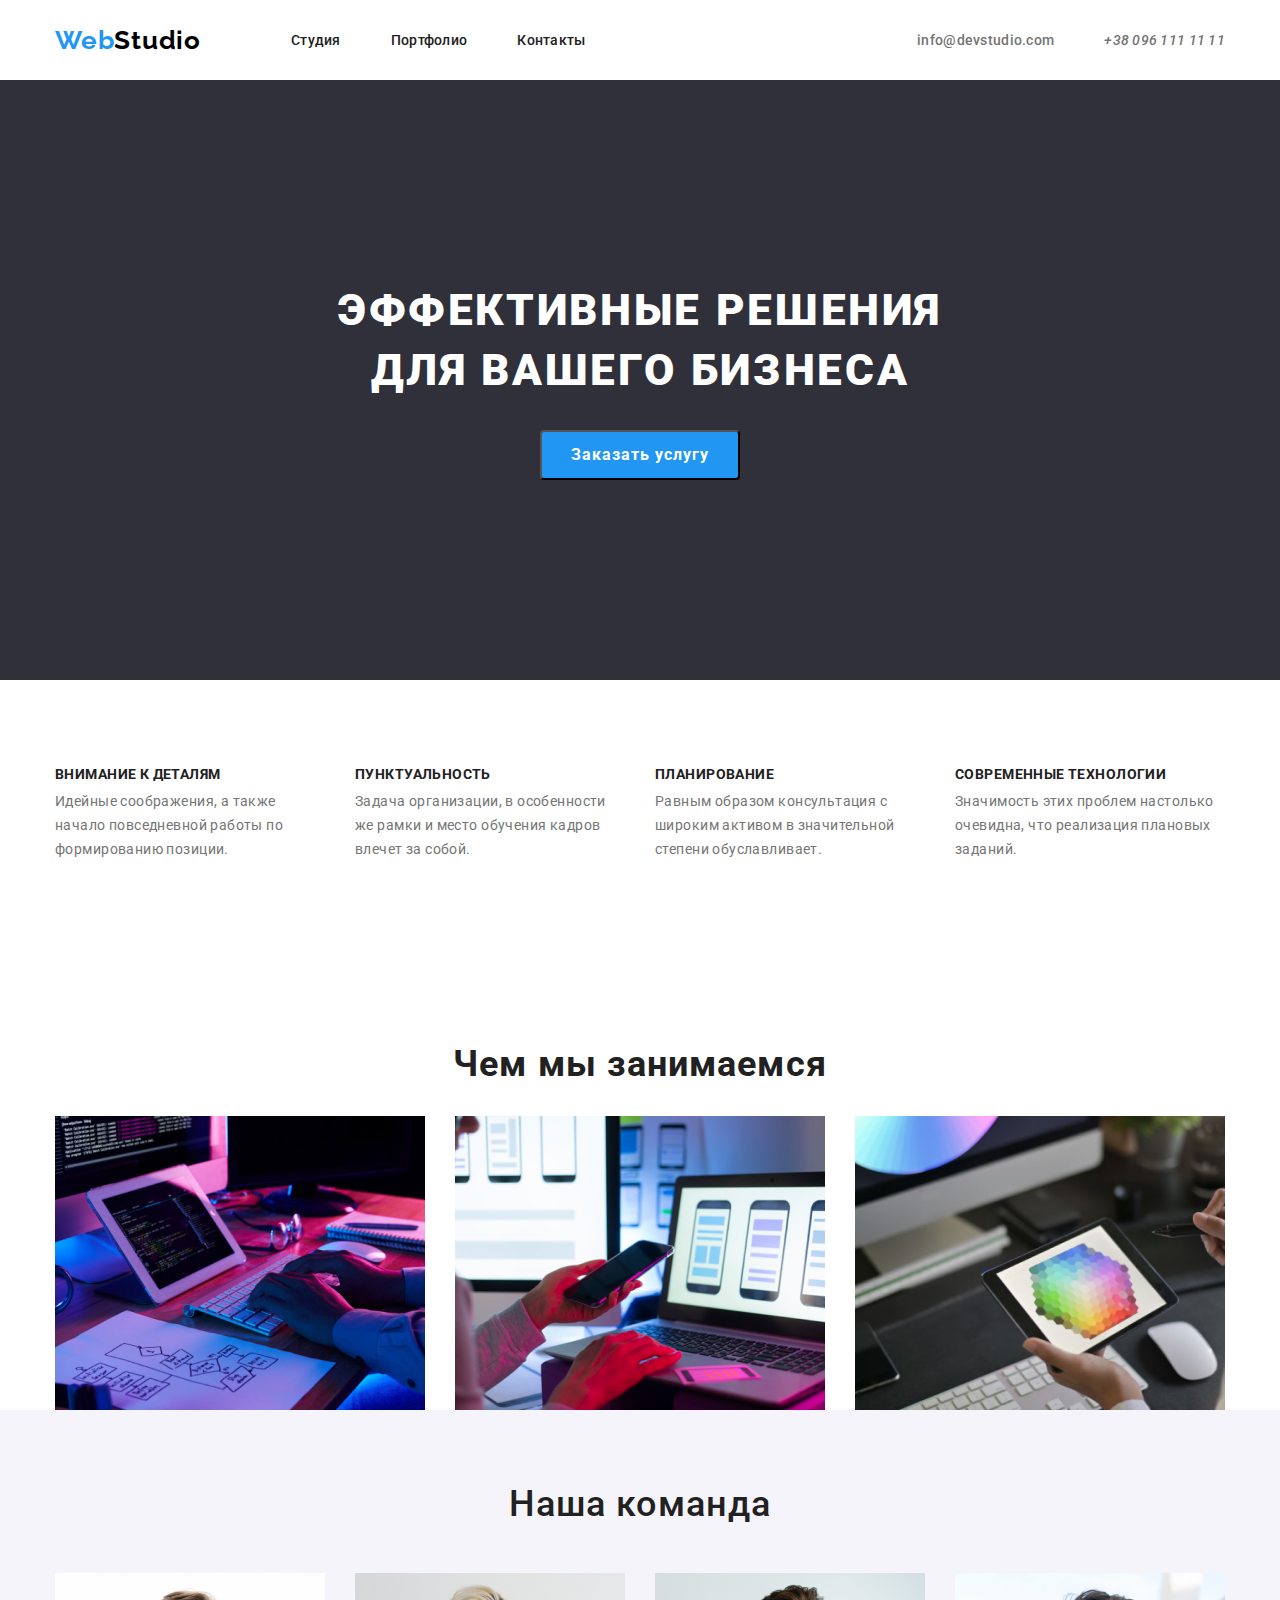
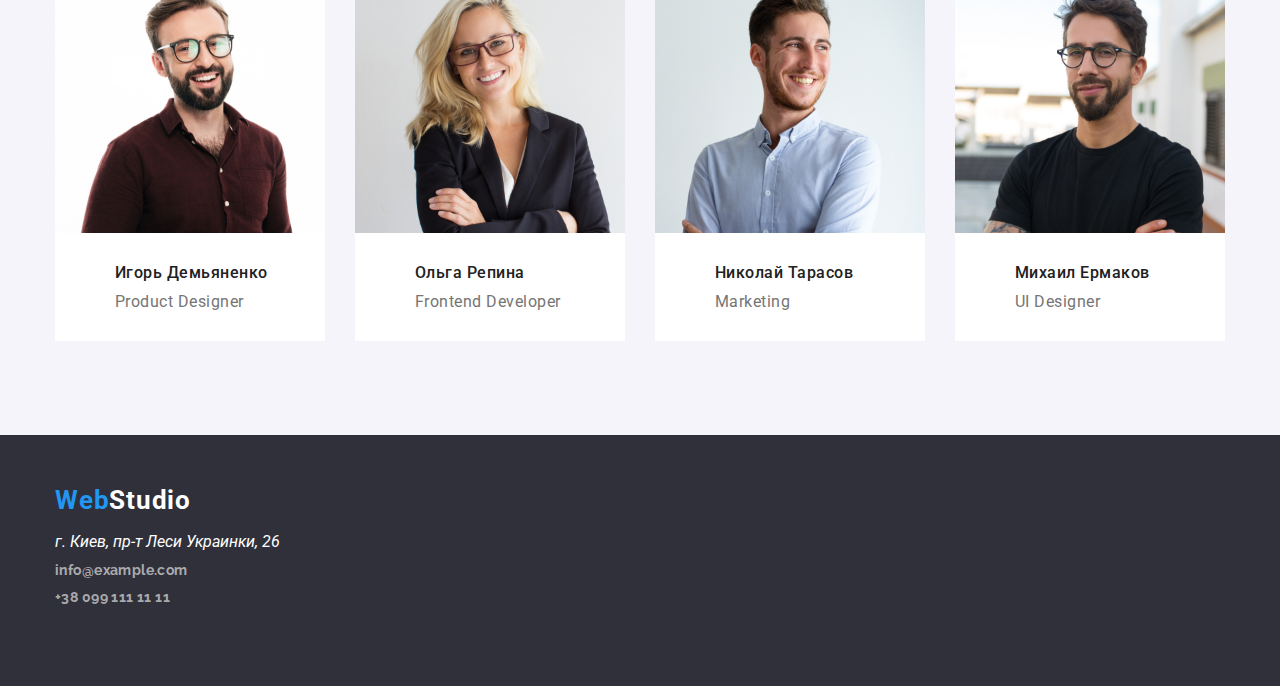
<file: index.html>
<!DOCTYPE html>
<html lang="ru">
  <head>
    <meta charset="UTF-8" />
    <meta name="viewport" content="width=device-width, initial-scale=1.0" />
    <title>Вебстудия</title>
    <link
      rel="stylesheet"
      href="https://cdnjs.cloudflare.com/ajax/libs/modern-normalize/1.0.0/modern-normalize.css"
    />
    <link
      href="https://fonts.googleapis.com/css2?family=Raleway:wght@700&family=Roboto:wght@400;500;700;900&display=swap"
      rel="stylesheet"
    />
    <link rel="stylesheet" href="./css/styles.css" />
  </head>

  <body>
    <!-- HEADER -->
    
    <header class="header">
      <div class="container">
        <nav class="navigation">
          <a class="header-logo" lang="en">Web<span class="accent">Studio</span></a>
          <ul class="navigation-list list">
            <li class="navigation-list-item">
              <a class="navigation-list-link link" href="">Студия</a>
            </li>
            <li class="navigation-list-item">
              <a class="navigation-list-link link"
                href="./portfolio.html"
                target=" blank"
                >Портфолио</a>
            </li>
            <li class="navigation-list-item">
              <a class="navigation-list-link link" href="">Контакты</a>
            </li>
          </ul>
        </nav>
        <address class="address">
          <a class="header-mail-link link" href="emeilto:info@devstudio.com"
            >info@devstudio.com</a>
        </address>
        <address>
          <a class="header-tel-link link" href="tel:+380961111111">+38 096 111 11 11</a
          >
        </address>
      </div>
      
    </header>

    <!-- HERO -->
    
      <section class="hero">
        <div class="container">
          
          <h1 class="hero-title">Эффективные решения<br>для вашего бизнеса</h1>
          
          <div class="hero-button">
            <button class="button" type="button">Заказать услугу</button>
          </div>
        </div>
      </section>
    

    <!-- SERVICES -->
    <div class="container">
    
      <section class="section">
        <ul class="services list">
          <li class="services-item">
            <h2 class="services-title list">Внимание к деталям</h2>
            <p class="services-subtitle">
            Идейные соображения, а также начало повседневной работы по
            формированию позиции.
            </p>
          </li>
          <li class="services-item">
            <h2 class="services-title list">Пунктуальность</h2>
            <p class="services-subtitle" >
            Задача организации, в особенности же рамки и место обучения кадров
            влечет за собой.
            </p>
          </li>
          <li class="services-item">
            <h2 class="services-title">Планирование</h2>
            <p class="services-subtitle">
            Равным образом консультация с широким активом в значительной степени
            обуславливает.
            </p>
          </li>
          <li class="services-item">
            <h2 class="services-title">Современные технологии</h2>
            <p class="services-subtitle">
            Значимость этих проблем настолько очевидна, что реализация плановых
            заданий.
            </p>
          </li>
        </ul>
      </section>
    </div>

    <!-- ABOUT US -->
  <section class="about">
    <div class="container"> 
    
      <h2 class="heading-title">Чем мы занимаемся</h2>
      <ul class="heading-box">
        <li class="heading list">
          <img src="./img/foto1.jpg" alt="человек печатает" width="370" height="294"/>
        </li>
        <li class="heading list">
          <img src="./img/foto2.jpg" alt="телефон в руках" width="370" height="294"/>
        </li>
        <li class="heading list">
          <img src="./img/foto3.jpg" alt="планшет в руках" width="370" height="294"/>
        </li>
      </ul>
    </div>
  </section>
 
   
    <!-- COMMAND -->
    <section class="command">
      <div class="container">
        <h2 class="command-title">Наша команда</h2>
        <div class="dream-team"> 
          <div class="team">
            <img class="team-img" src="./img/foto4.jpg" alt="Игорь Демьяненко" width="270" height="260"/>
            <div class="team-card">
              <h3 class="command-list-name">Игорь Демьяненко</h3>
              <p class="position" lang="en">Product Designer</p>
            </div>
          </div>
          <div class="team">
            <img class="team-img" src="./img/foto5.jpg" alt="Ольга Репина" width="270" height="260" />
            <div class="team-card">
              <h3 class="command-list-name">Ольга Репина</h3>
              <p class="position" lang="en">Frontend Developer</p>
            </div> 
          </div>
          <div class="team">
            <img class="team-img" src="./img/foto6.jpg" alt="Николай Тарасов" width="270" height="260" />
            <div class="team-card">
              <h3 class="command-list-name">Николай Тарасов</h3> 
              <p class="position" lang="en">Marketing</p>
            </div>
          </div>
          <div class="team">
            <img class="team-img" src="./img/foto7.jpg" alt="Михаил Ермаков" width="270" height="260"/>
            <div class="team-card">
              <h3 class="command-list-name">Михаил Ермаков</h3>
              <p class="position" lang="en">UI Designer</p>
            </div>
          </div>
        </div>
        
      </div>
    </section>
    
     

    <!-- FOOTER -->

    <footer class="footer">
      <div class="container">
        <a class="footer-logo link" lang="en" href="./index.html">Web<span class="footer-accent">Studio</span></a>
        <div class="footer-address">
          <address class="contact-address">
           <a class="footer-contact-item link" href="г.Киев,пр-тЛесиУкраинки,26">г. Киев, пр-т Леси Украинки, 26</a>
          </address>
          <address class="contact-email">
           <a class="footer-contact link" href="emailto:info@example.com">info@example.com</a
          >
          </address>
           <address class="contact-tel">
          <a class="footer-contact link" href="tel:+380991111111">+38 099 111 11 11</a>
          </address>
        </div>
      </div>
     
    </footer>  
  </body>
</html>
</file>
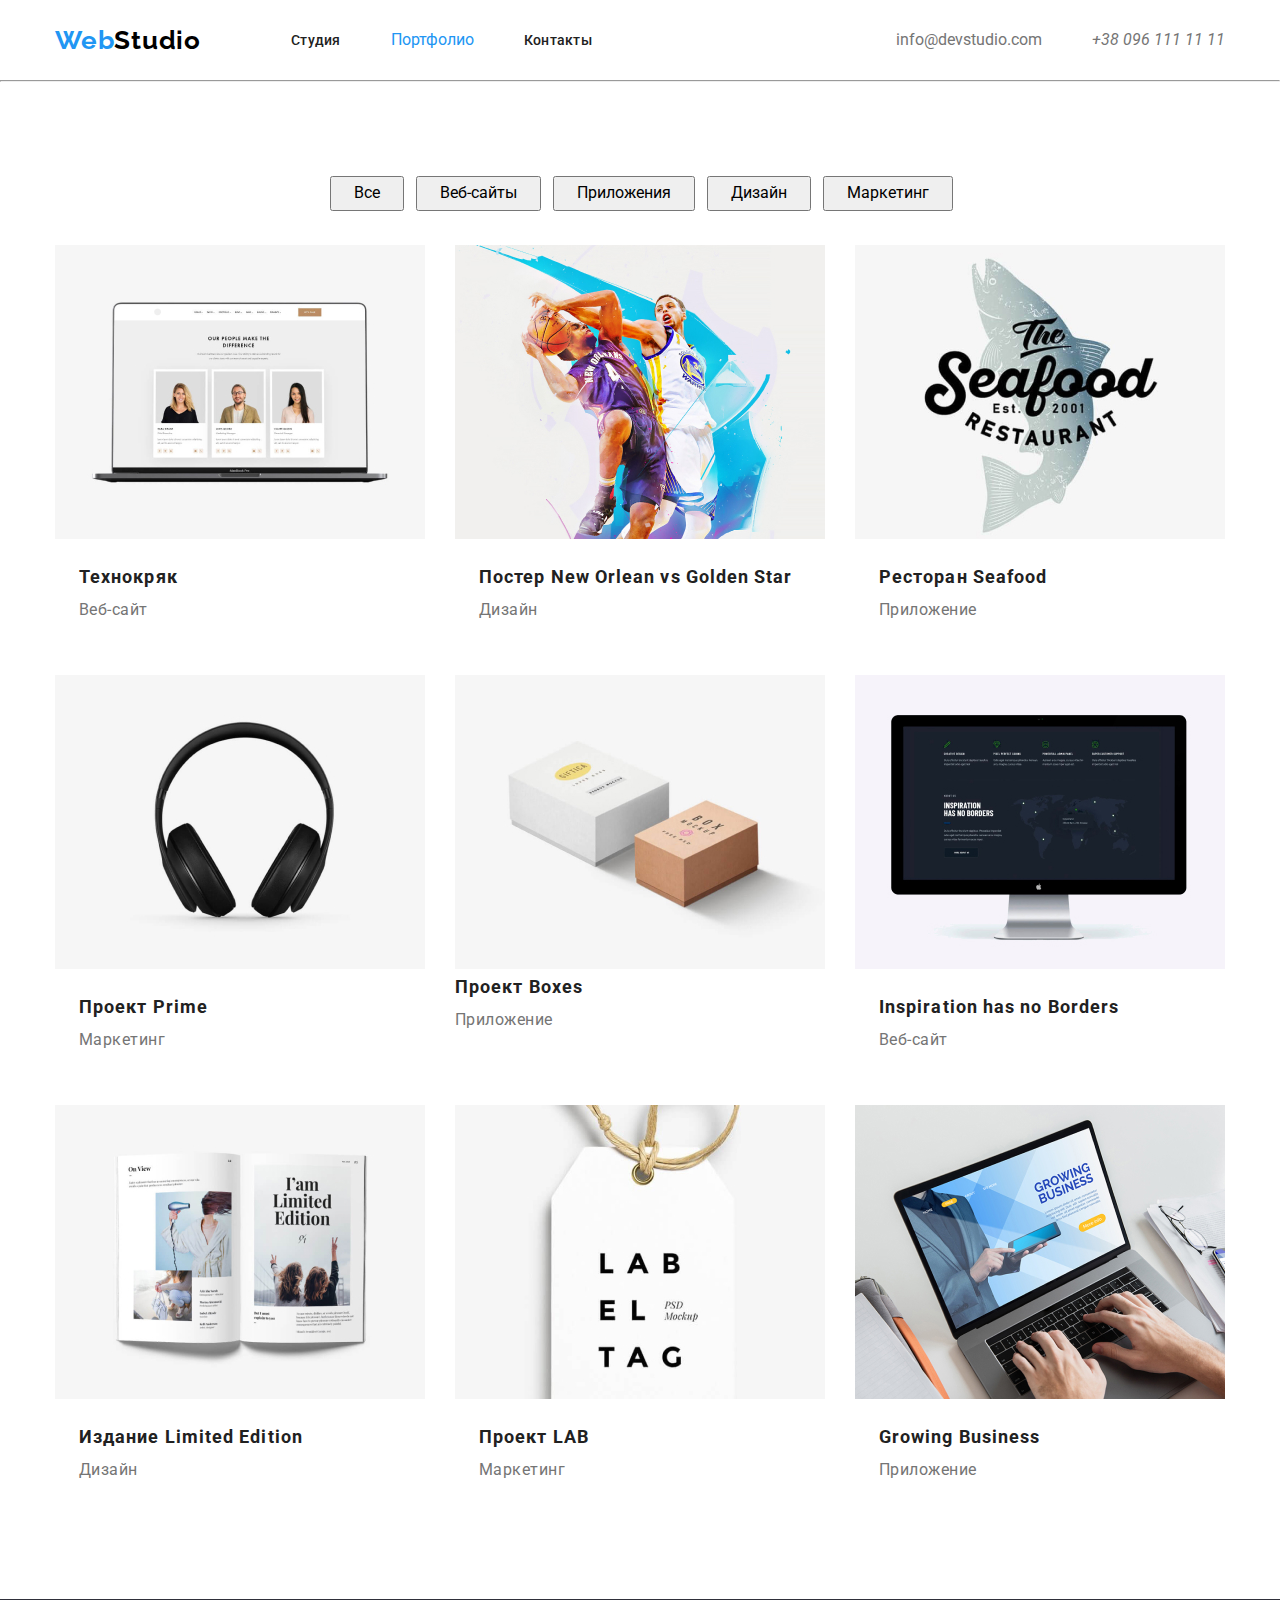
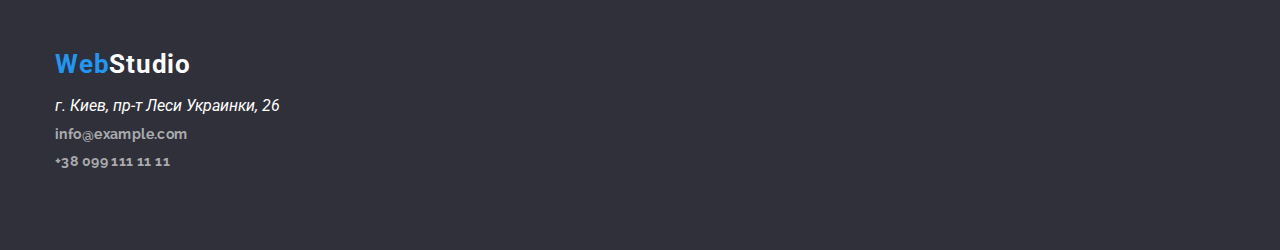
<file: portfolio.html>
<!DOCTYPE html>
<html lang="ru">
  <head>
    <meta charset="UTF-8" />
    <meta name="viewport" content="width=device-width, initial-scale=1.0" />
    <title>Портфолио</title>
    <link
      rel="stylesheet"
      href="https://cdnjs.cloudflare.com/ajax/libs/modern-normalize/1.0.0/modern-normalize.css"
    />
    <link
      href="https://fonts.googleapis.com/css2?family=Raleway:wght@700&family=Roboto:wght@400;700&display=swap"
      rel="stylesheet"
    />
    <link rel="stylesheet" href="./css/styles.css" />
  </head>

  <body>
    <!-- Header -->
    <header class="header">
      <div class="container">
        <nav class="navigation">
          <a class="header-logo link" lang="en" href="./index.html">Web<span class="accent">Studio</span></a>
          <ul class="navigation-list list">
            <li class="navigation-list-item">
              <a class="navigation-list-link link" href="">Студия</a>
            </li>
            <li class="navigation-list-item">
              <a class="navigation-portfolio-list-link link" href="">Портфолио</a>
            </li>
            <li class="navigation-list-item">
              <a class="navigation-list-link link" href="">Контакты</a>
            </li>
          </ul>
        </nav>
        <address class="address">
          <a class="header-portfolio-mail-link link" href="emeilto:info@devstudio.com">info@devstudio.com</a>
        </address>
        <address>
          <a class="header-portfolio-tel-link link" href="tel:+380961111111">+38 096 111 11 11</a>
        </address> 
       
      </div>  
    </header>

    <!-- GALLERY-->
    <main class="main">
      <hr>
      <div class="container">
        <h1 hidden>Portfolio</h1>
        <div class="filter">
         <button class="modal-btn link" type="button">Все</button>
         <button class="modal-btn link" type="button">Веб-сайты</button>
         <button class="modal-btn link" type="button">Приложения</button>
         <button class="modal-btn link" type="button">Дизайн</button>
         <button class="modal-btn link" type="button">Маркетинг</button>
        </div>
        <section class="project">
          <div class="croup">
            <img class="section-img" src="./img/project1.jpg" alt="ноутбук" width="370" height="294"/>
            <div class="project-item">
              <h2 class="project-title">Технокряк</h2>
              <p class="project-subtitle">Веб-сайт</p>
            </div>
          </div>
          <div class="croup">
            <img class="section-img" src="./img/project2.jpg" alt="два баскетболиста" width="370" height="294"/>
              <div class="project-item">
                <h2 class="project-title">Постер New Orlean vs Golden Star</h2>
                <p class="project-subtitle">Дизайн</p>
              </div>
          </div>
          <div class="croup">
            <img class="section-img" src="./img/project3.jpg" alt="название ресторана" width="370" height="294"/>
            <div class="project-item">
              <h2 class="project-title">Ресторан Seafood</h2>
              <p class="project-subtitle">Приложение</p>
            </div>
          </div>
          <div class="croup">
            <img class="section-img" src="./img/project4.jpg" alt="наушники" width="370" height="294"/>
              <div class="project-item">
                <h2 class="project-title">Проект Prime</h2>
                <p class="project-subtitle">Маркетинг</p>
              </div>
          </div>
          <div class="croup">
              <img class="section-img" src="./img/project5.jpg" alt="бокс" width="370" height="294"/>
              <div cllass="project-item">
                <h2 class="project-title">Проект Boxes</h2>
                <p class="project-subtitle">Приложение</p>
              </div>
          </div>
          <div class="croup">
            <img class="section-img" src="./img/project6.jpg" alt="монитор" width="370" height="294"/>
            <div class="project-item">
              <h2 class="project-title">Inspiration has no Borders</h2>
              <p class="project-subtitle">Веб-сайт</p>
            </div>
          </div>
          <div class="croup">
            <img class="section-img" src="./img/project7.jpg" alt="журнал" width="370" height="294"/>
            <div class="project-item">
              <h2 class="project-title">Издание Limited Edition</h2>
              <p class="project-subtitle">Дизайн</p>
            </div>
          </div>
          <div class="croup">
            <img class=" section-img" src="./img/project8.jpg" alt="проэкт LAB" width="370" height="294"/>
            <div class="project-item">
              <h2 class="project-title">Проект LAB</h2>
              <p class="project-subtitle">Маркетинг</p>
            </div>
          </div>
          <div class="croup">
            <img class="section-img" src="./img/project9.jpg" alt="человек пичатает на ноутбуке" width="370" height="294"/>
            <div class="project-item">
             <h2 class="project-title">Growing Business</h2>
             <p class="project-subtitle">Приложение</p>
            </div>
          </div>
        </section> 
      </div>
      
    </main>
    
    <!-- FOOTER-->

    <footer class="footer">
      <div class="container">
        <a class="footer-logo link" lang="en" href="./index.html">Web<span class="footer-accent">Studio</span></a>
        <div class="footer-address">
          <address class="contact-address">
           <a class="footer-contact-item link" href="г.Киев,пр-тЛесиУкраинки,26">г. Киев, пр-т Леси Украинки, 26</a>
          </address>
          <address class="contact-email">
           <a class="footer-contact link" href="emailto:info@example.com">info@example.com</a
          >
          </address>
           <address class="contact-tel">
          <a class="footer-contact link" href="tel:+380991111111">+38 099 111 11 11</a>
          </address>
        </div>
      </div>
     
    </footer>  
  </body>
</html>
</file>
<file: css/styles.css>
:root {
    --accent-color: #2196F3;
    --title-color:  #212121;
    --subtitle-color:  #757575; 
    --main-font: "Roboto", sans-serif;
    --secondary-font: "Raleway", sans-serif;
    
  }

  *,
  *::before,
  *::after {
    margin: 0;
    padding: 0;
  }  

  body {
    font-family: "Roboto", sans-serif;
    font-style: normal;
  }
  
  .list {
    list-style: none;
  }
  
  .link {
    text-decoration: none;
  }
  
  .address {
    font-style: normal;
  }
   
  img {
    display: block;
  }
  
  .container {
    width: 1200px;
    padding: 0 15px;
    margin: 0 auto;
  }

    /*=======  HERO =====*/
  .hero-button {
    margin-top: 30px;
    padding-left: 485px;
    padding-right: 485px;
    padding-bottom: 200px;
  }
  
  
  .hero {
    background: #2F303A;;
  }
  .hero-title {
    padding-top: 200px;
 
  }
  .hero-title {
    font-weight: 900;
    font-size: 44px;
    line-height: 60px;
    /* or 136% */
    letter-spacing: 0.06em;
    text-transform: uppercase;
    text-align: center;
    color: #FFFFFF;;
  }

  .button {
   font-family: var(--main-font);
   font-style: normal;
   font-weight: 700;
   font-size: 16px;
   line-height: 1.875px;
   /* identical to box height, or 187% */
   letter-spacing: 0.06em;
   align-items: center;
   text-align: center;
   padding-top: 10px;
   
   padding-bottom: 10px;
   width: 200px;
   height: 50px;
   border-radius: 4px;
  
  }
  
  .button { 
    color: #ffffff;
    background-color: var(--accent-color)
  }
  /*======= END  HERO =====*/
    
  /*======== HEADER======*/
    
  .header {
    padding: 31px 0;
  }
     
  .header .container {
    display: flex;
    align-items: center;
  }

  .navigation {
    display: flex;
    align-items: center;
  }

  .navigation-list {
    display: flex;
  }

  .header-logo {
    font-family: var( --secondary-font);
    font-style: normal;  
    font-weight: 700;
    font-size: 26px;
    line-height: 1.192px;
    /*identical to box height */
    letter-spacing: 0.03em;
    color: var(--accent-color);
  } 

  .header-logo {
    margin-right: 90px;
  }

  .accent {
   color:  #000000;
  }
  
  .navigation-list-item:not(:last-child) {
    margin-right: 50px;
  }

  .header .address {
    margin-left: auto;
    margin-right: 50px;
  }

  .navigation-list-link {
    font-weight: 500;
    font-size: 14px;
    line-height: 1.143px;
    letter-spacing: 0.02em;
    color: var(--title-color);
  }
  
  .header-mail-link,
  .header-tel-link {
    font-weight: 500;
    font-size: 14px;
    line-height: 1.143px;
    letter-spacing: 0.02em;
    color: var(--subtitle-color);
  }
  .navigation-list-link:hover,
  .navigation-list-link:focus {
    color: var(--accent-color);
  }
  
  .navigation-portfolio-list-link {
    color: var(--accent-color);
  }
  
  .header-mail-link:hover,
  .header-mail-link:focus {
    color: var(--accent-color);
  }
  
  .header-tel-link:hover,
  .header-tel-link:focus {
    color: var(--accent-color);
  }
  
  .header-portfolio-mail-link,
  .header-portfolio-tel-link {
    color:  var(--subtitle-color);
  }
  
    /*======== END HEADER======*/
    
    /*======== SERVICES  ======*/
   
  .services {
    display: flex;
   padding-top: 94px; 
  }
  
  .services-item:not(:last-child) {
    margin-right: 30px;
   
  }
  
  .services-title {
    font-weight: 700;
    font-size: 14px;
    line-height: 1.143px;
    letter-spacing: 0.03em;
    text-transform: uppercase;
    color: var(--title-color);
    width: 270px;
    height: 16px;
    
  }
  
  .services-subtitle  {
    font-weight: 400;
    font-size: 14px;
    line-height: 1.714;
    letter-spacing: 0.03em;
    color: var(--subtitle-color);
    width: 270px;
    height: 75px;
  }

    /*======== END SERVICES  ======*/

    /*======== ABOUT US  ======*/
  .heading-box {
    display: flex;
    justify-content: space-between;
    
  }
   
  .heading-title{
     margin-bottom: 50px;
  }
    
  .about {
    padding-top: 199px;
    text-align: center;
  }

  .heading-title {
    font-weight: 700;
    font-size: 36px;
    line-height: 1.167px;
    text-align: center;
    letter-spacing: 0.03em;
    color: var(--title-color);
  }
      
  /*======== END ABOUT US  ======*/
    
  /*======== COMMAND  ======*/
 
  .command {
    padding-top: 94px;
    background: #F5F4FA;
  }
  .team {
    background: #FFFFFF;
    margin-right: 30px;
  }
  .team:last-child {
    margin-right: 0;
  }
  .position {
   margin-top: 10px;
   padding-bottom: 30px;
  }

  .team-card {
    padding-top: 30px;
    padding-left: 60px;
  }
  
  .team-card {
    width: 270px;
  }
  .command-title {
    margin-bottom: 18px;
  }

  .dream-team {
    padding-top: 50px;
    padding-bottom: 94px;
  }
  .dream-team {
    display: flex;
    justify-content: space-between;
  }

  .command-title {
    font-weight: 500;
    font-size: 36px;
    line-height: 1.167px;
    text-align: center;
    letter-spacing: 0.03em;
    color: var(--title-color)
  }
  .command-list-name {
    font-weight: 500;
    font-size: 16px;
    line-height: 19px;
    /* identical to box height */
    letter-spacing: 0.03em;
    color: var(--title-color);
   
  }
      
  .position {
    font-weight: 400;
    font-size: 16px;
    line-height: 19px;
    /* identical to box height, or 187% */
    letter-spacing: 0.03em;
    color: var(--subtitle-color);
  }
  
  /*======== END COMAND  ======*/

  /*======   FOOTER  ========*/

  .contact-address {
    margin-bottom: 9px;
  }
  .contact-email {
    margin-bottom: 9px;
  }
  .footer{
    padding-top: 60px;
    padding-bottom: 20px;
  }
  
 .footer-address {
   padding-top: 20px;
   padding-bottom: 60px;
 }

  .footer-logo {
    
    font-weight: 700;
    font-size: 26px;
    line-height: 1.192px;
    /* identical to box height */
    letter-spacing: 0.03em;
    color: var(--accent-color);
  }
  
  .footer {
    background: #2F303A;
  }
  
  .footer-contact {
    font-family: Raleway;
    font-style: normal;
    font-weight: 700;
    font-size: 14px;
    line-height: 1.714px;
    letter-spacing: 0.03em;
    color: rgba(255, 255, 255, 0.6);
  }
  
  .footer-contact-item {
    color: #ffffff;
  }  
  
  .footer-accent {
    color: #ffffff;
   }
    /*======  END FOOTER  ========*/

    /*======  GALLERY =======*/
    
    .filter {
      padding-top: 94px;
      padding-left: 275px;
    }
    .croup {
      width: 370px;
    }
    .croup {
      display: inline-block;
    
    }
    .croup:not(:nth-child(3n)) {
      margin-right: 30px;
    }
    .croup:not(:nth-last-child(-n+3)) {
      margin-bottom: 30px;
    }
    .project {
      display: flex;
      flex-wrap: wrap;
    }
      
    .project {
      padding-top: 34px;
      padding-bottom: 94px;
    }

    .modal-btn:hover,
    .modal-btn:focus {
      color: #ffffff;
      background-color: var(--accent-color);
      border-radius: 4px;
    }
   .modal-btn {
     padding: 6px 22px;
     margin-right: 8px;
   }

   .project-subtitle {
    font-weight: 400;
    font-size: 16px;
    line-height: 30px;
    /* identical to box height, or 187% */
    
    letter-spacing: 0.03em;
    color: var(--subtitle-color);
   }

   .project-title {
    font-weight: bold;
    font-size: 18px;
    line-height: 36px;
    /* identical to box height, or 200% */
    
    letter-spacing: 0.06em;
    color: var(--title-color);
   }

   .project-item {
     padding-top: 20px;
     padding-left: 24px;
     padding-bottom: 20px;
   }
   
   .section-img {
    width: 370px;
    height: 294px;
   }
</file>
